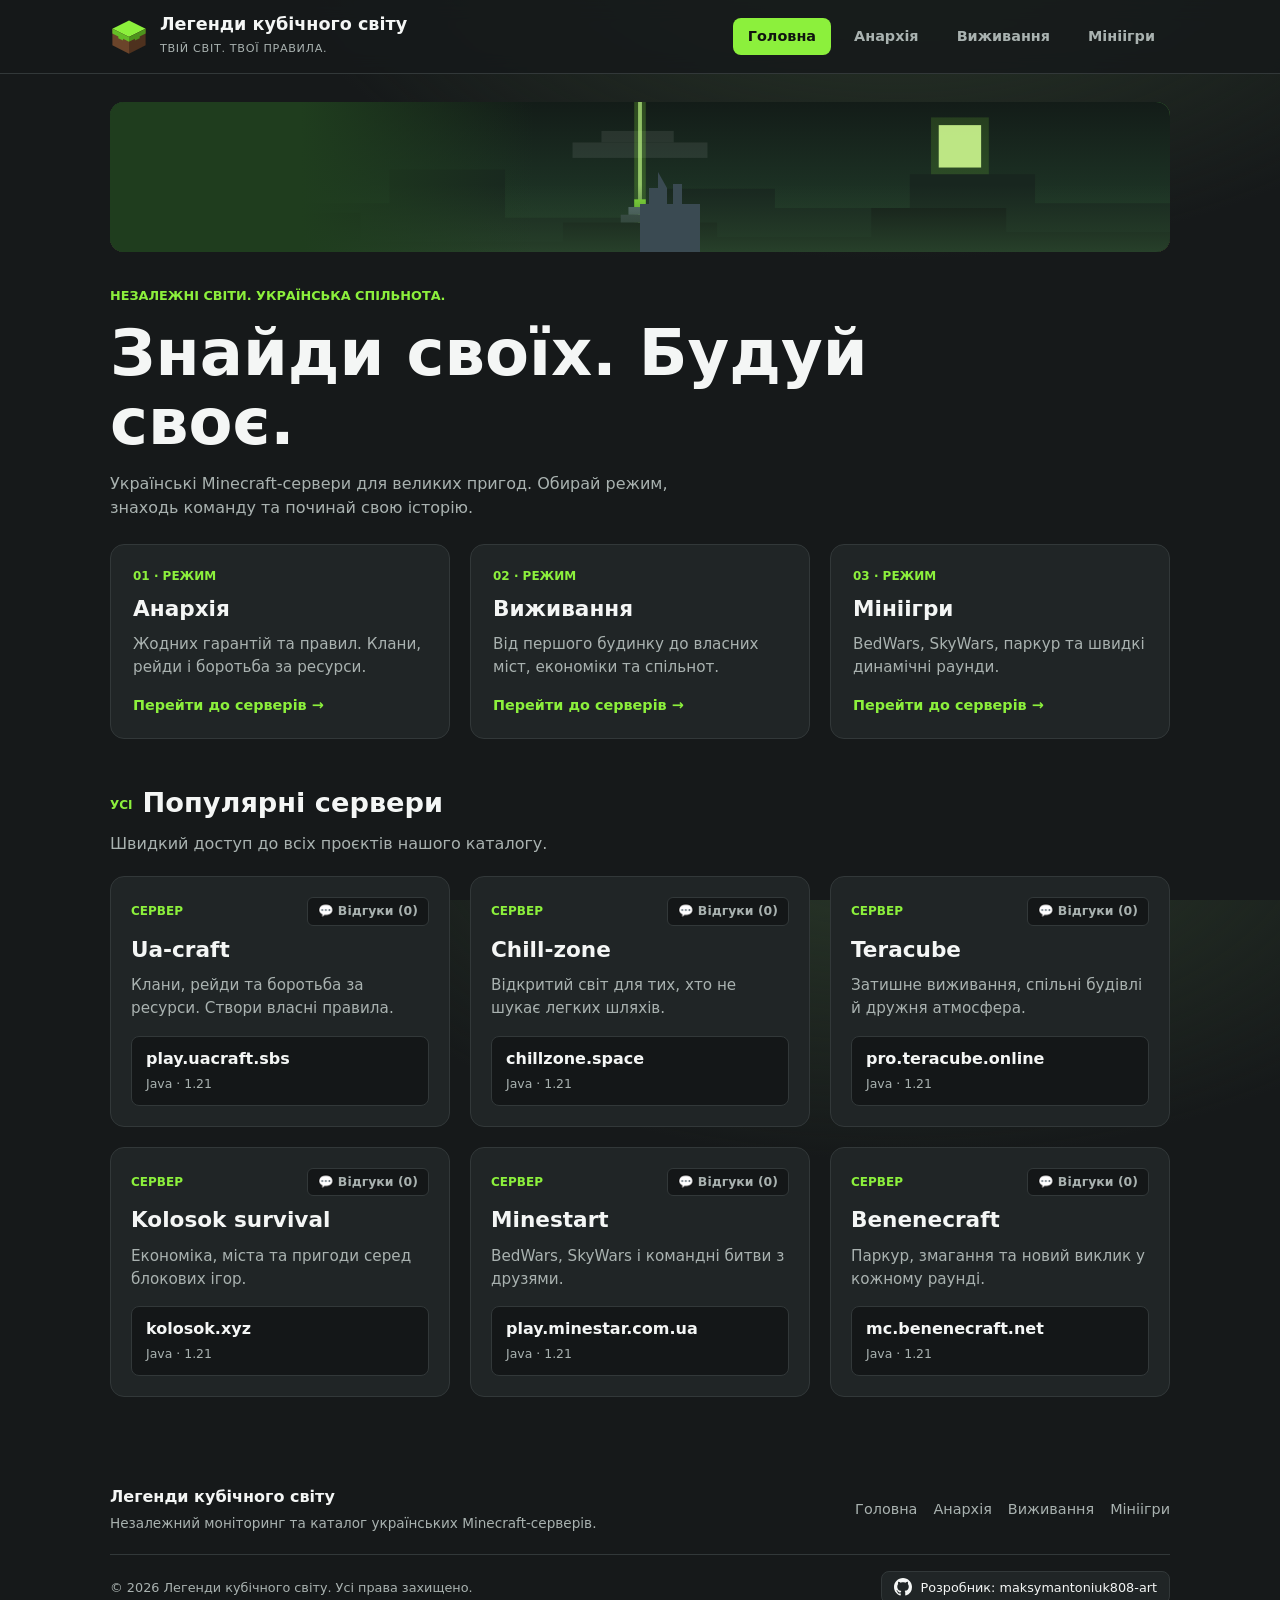
<file: index.html>
<!DOCTYPE html>
<html lang="uk">
<head>
  <meta charset="utf-8">
  <meta name="viewport" content="width=device-width, initial-scale=1">
  <title>Легенди кубічного світу — Українські Minecraft-сервери</title>
  <link rel="stylesheet" href="style.css">
</head>
<body>
  <header id="site-header"></header>

  <main class="wrap">
    <div class="banner" role="img" aria-label="Воксельний пейзаж Minecraft">
      <svg viewBox="0 0 1100 180" preserveAspectRatio="xMidYMid slice" aria-hidden="true">
        <defs>
          <linearGradient id="sky" x1="0" y1="0" x2="0" y2="1">
            <stop offset="0%" stop-color="#131c18"/>
            <stop offset="60%" stop-color="#1e3526"/>
            <stop offset="100%" stop-color="#2c4e32"/>
          </linearGradient>
        </defs>
        <!-- Небо -->
        <rect width="1100" height="180" fill="url(#sky)"/>
        <!-- Квадратний місяць / сонце -->
        <rect x="860" y="24" width="44" height="44" fill="#d9f99d" opacity="0.9"/>
        <rect x="852" y="16" width="60" height="60" fill="#8cf03c" opacity="0.15"/>
        <!-- Кубічні хмари -->
        <g fill="#ffffff" opacity="0.08">
          <rect x="90" y="32" width="110" height="16"/>
          <rect x="115" y="22" width="60" height="10"/>
          <rect x="480" y="42" width="140" height="16"/>
          <rect x="510" y="30" width="75" height="12"/>
        </g>
        <!-- Дальні кубічні гори -->
        <polygon points="0,180 0,115 90,115 90,85 180,85 180,105 290,105 290,70 410,70 410,120 560,120 560,90 690,90 690,110 830,110 830,75 960,75 960,105 1100,105 1100,180" fill="#18261f"/>
        <!-- Ближній ландшафт із травою -->
        <polygon points="0,180 0,135 140,135 140,115 260,115 260,145 470,145 470,125 630,125 630,140 790,140 790,110 930,110 930,135 1100,135 1100,180" fill="#121816"/>
        <!-- Світловий промінь маяка (Beacon) -->
        <rect x="544" y="0" width="12" height="125" fill="#8cf03c" opacity="0.22"/>
        <rect x="548" y="0" width="4" height="125" fill="#c8ff8c" opacity="0.65"/>
        <!-- Піраміда маяка -->
        <rect x="530" y="117" width="40" height="8" fill="#465559"/>
        <rect x="538" y="109" width="24" height="8" fill="#64787d"/>
        <rect x="544" y="101" width="12" height="8" fill="#8cf03c"/>
      </svg>
    </div>

    <div class="hero">
      <div class="eyebrow">Незалежні світи. Українська спільнота.</div>
      <h1>Знайди своїх. Будуй своє.</h1>
      <p class="lead">Українські Minecraft-сервери для великих пригод. Обирай режим, знаходь команду та починай свою історію.</p>

      <div class="modes-grid">
        <a href="anarchy.html" class="mode-card">
          <div class="tag">01 · Режим</div>
          <h3>Анархія</h3>
          <p>Жодних гарантій та правил. Клани, рейди і боротьба за ресурси.</p>
          <span class="go">Перейти до серверів →</span>
        </a>
        <a href="survival.html" class="mode-card">
          <div class="tag">02 · Режим</div>
          <h3>Виживання</h3>
          <p>Від першого будинку до власних міст, економіки та спільнот.</p>
          <span class="go">Перейти до серверів →</span>
        </a>
        <a href="minigames.html" class="mode-card">
          <div class="tag">03 · Режим</div>
          <h3>Мініігри</h3>
          <p>BedWars, SkyWars, паркур та швидкі динамічні раунди.</p>
          <span class="go">Перейти до серверів →</span>
        </a>
      </div>
    </div>

    <section>
      <h2><small>УСІ</small>Популярні сервери</h2>
      <p class="sub">Швидкий доступ до всіх проєктів нашого каталогу.</p>
      <div class="grid" id="servers-grid" data-category="all"></div>
    </section>
  </main>

  <footer id="site-footer"></footer>

  <script src="js/servers.js"></script>
  <script src="js/app.js"></script>
</body>
</html>
</file>
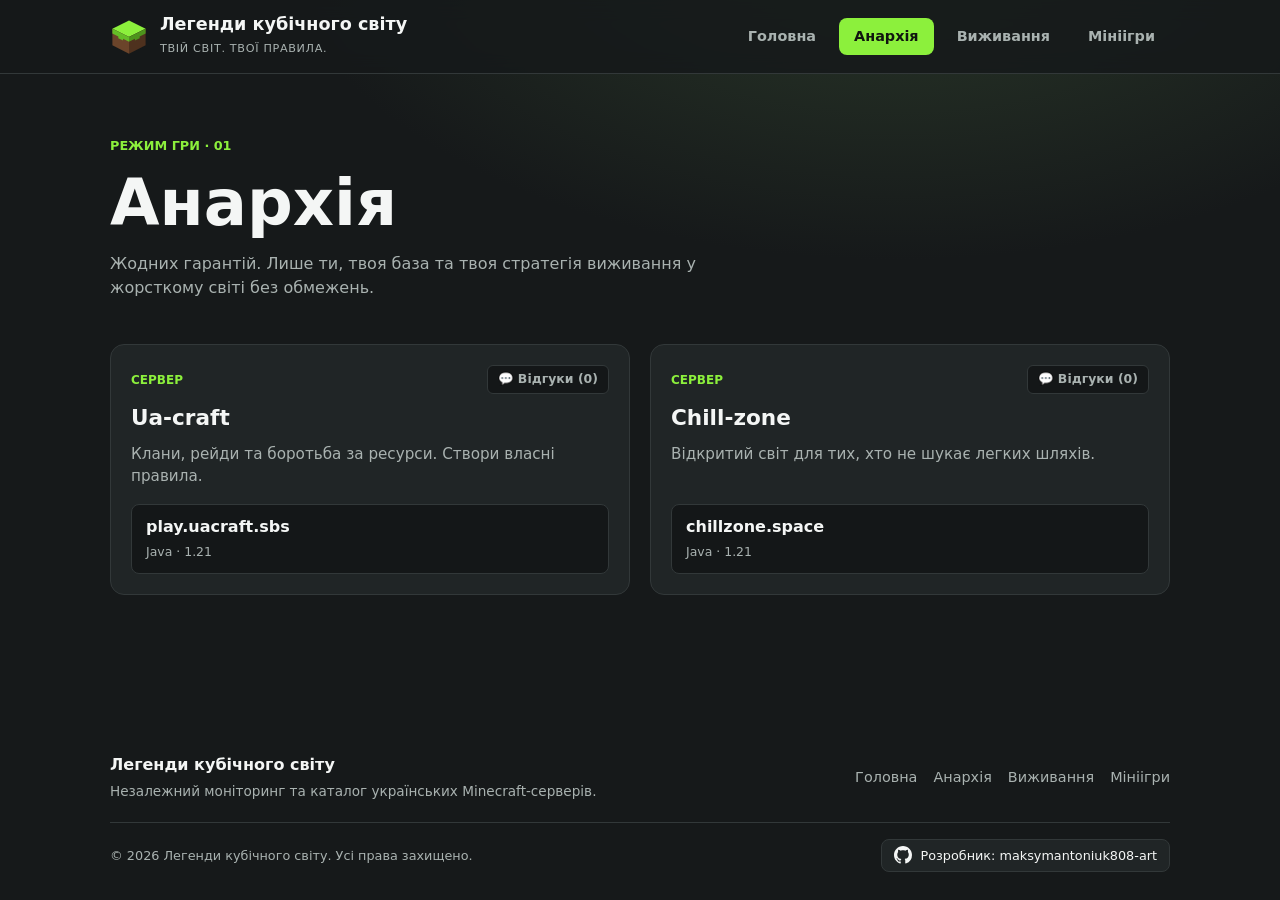
<file: anarchy.html>
<!DOCTYPE html>
<html lang="uk">
<head>
  <meta charset="utf-8">
  <meta name="viewport" content="width=device-width, initial-scale=1">
  <title>Анархія — Легенди кубічного світу</title>
  <link rel="stylesheet" href="style.css">
</head>
<body>
  <header id="site-header"></header>

  <main class="wrap">
    <div class="hero">
      <div class="eyebrow">Режим гри · 01</div>
      <h1>Анархія</h1>
      <p class="lead">Жодних гарантій. Лише ти, твоя база та твоя стратегія виживання у жорсткому світі без обмежень.</p>
    </div>

    <section>
      <div class="grid" id="servers-grid" data-category="anarchy"></div>
    </section>
  </main>

  <footer id="site-footer"></footer>

  <script src="js/servers.js"></script>
  <script src="js/app.js"></script>
</body>
</html>
</file>
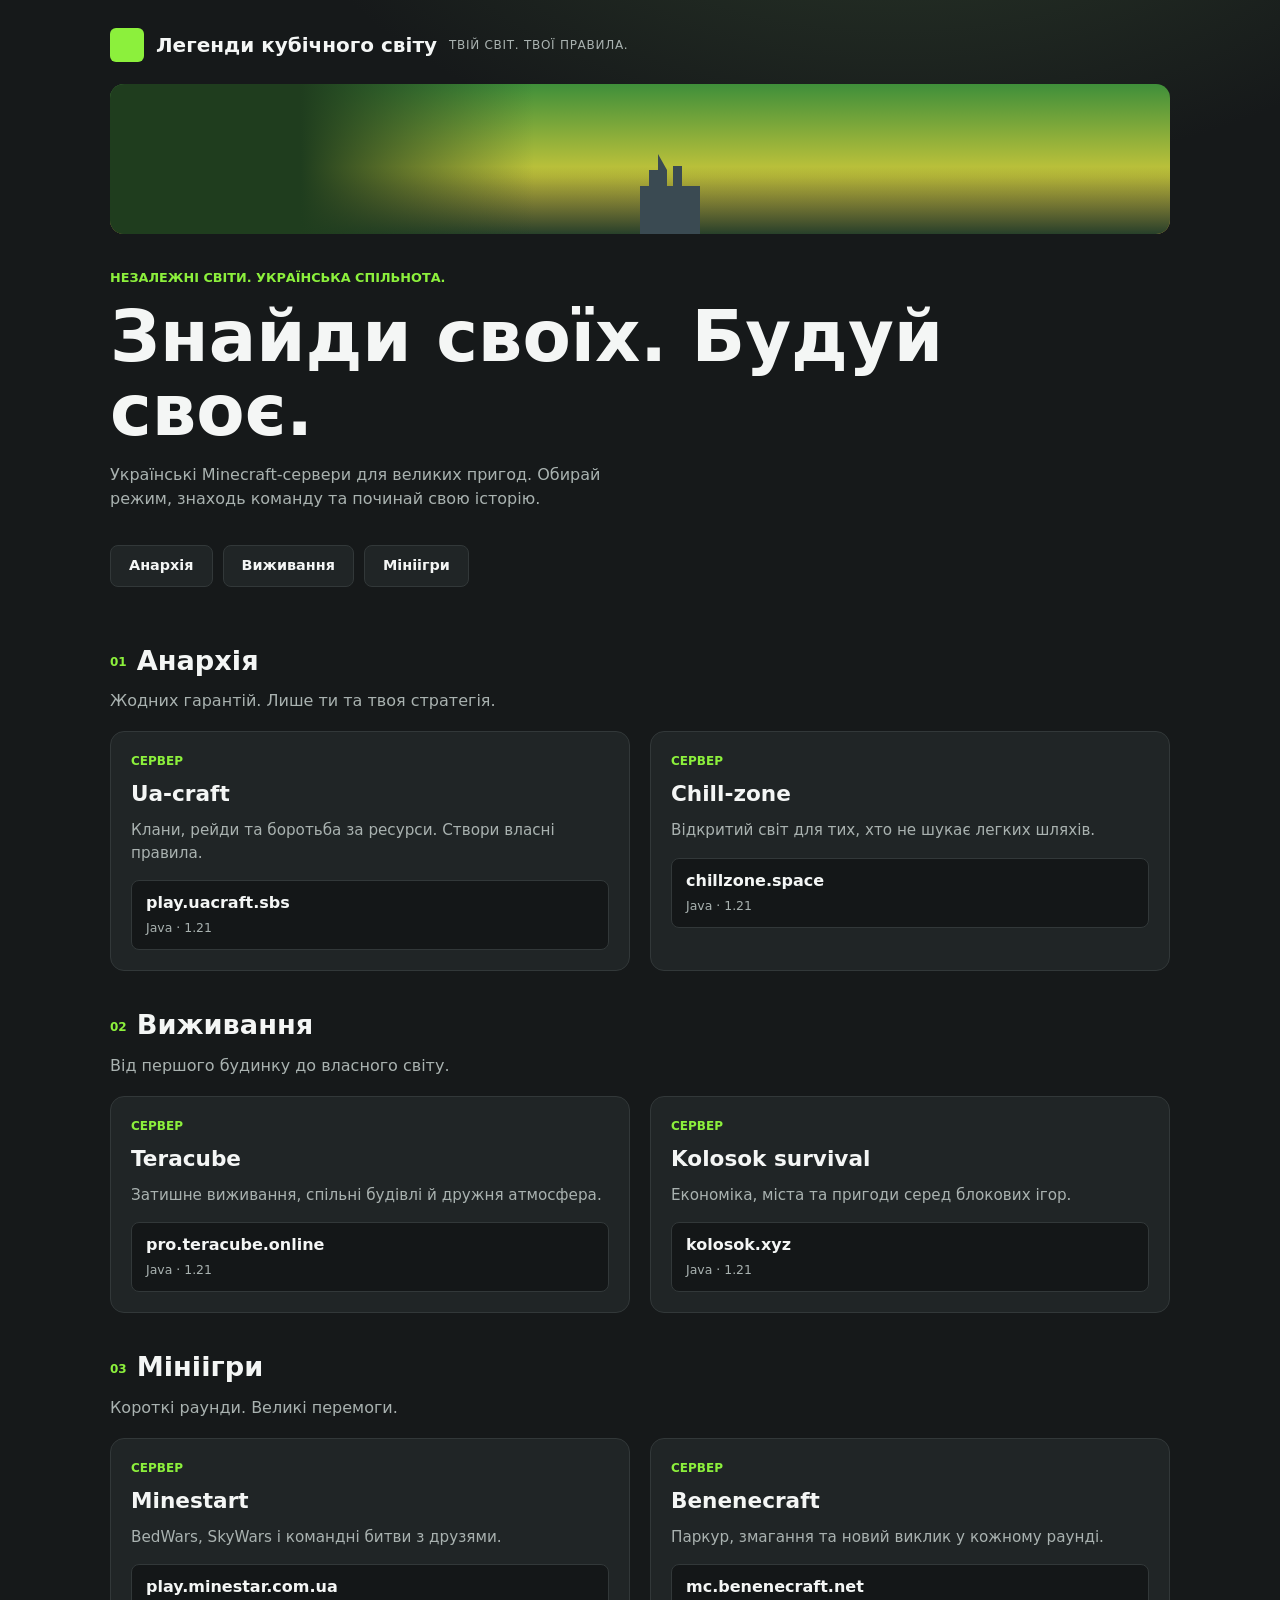
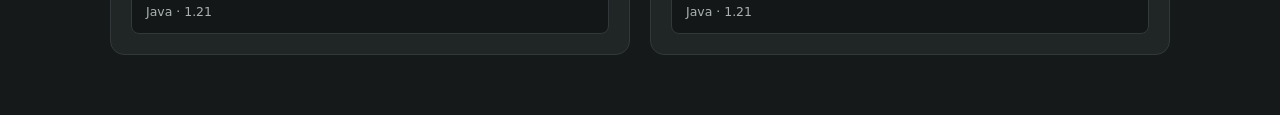
<file: index (1).html>
<!DOCTYPE html>
<html lang="uk">
<head>
<meta charset="utf-8">
<meta name="viewport" content="width=device-width, initial-scale=1">
<title>Легенди кубічного світу</title>
<style>
:root{--bg:#16191a;--card:#202526;--line:#323839;--text:#f4f6f5;--muted:#a9b2b0;--accent:#8cf03c;--ip:#141718}
*{box-sizing:border-box;margin:0}
body{background:radial-gradient(900px 500px at 70% -10%,#2b3a2a 0,transparent 70%),var(--bg);color:var(--text);font-family:"Segoe UI",system-ui,-apple-system,Roboto,Arial,sans-serif;line-height:1.5}
.wrap{max-width:1100px;margin:0 auto;padding:28px 20px 60px}
header{display:flex;align-items:center;gap:12px;flex-wrap:wrap}
.logo{width:34px;height:34px;border-radius:6px;background:var(--accent)}
header b{font-size:1.25rem}
header span{font-size:.75rem;letter-spacing:.06em;text-transform:uppercase;color:var(--muted)}
.banner{margin-top:22px;height:150px;border-radius:14px;overflow:hidden;position:relative;background:linear-gradient(180deg,#3f8f3a 0,#c8c63a 62%,#e9b341 100%)}
.banner::before{content:"";position:absolute;inset:0;background:linear-gradient(90deg,#1f3d1e 0,#1f3d1e 18%,transparent 40%),linear-gradient(0deg,#27402a 0,transparent 45%)}
.banner::after{content:"";position:absolute;left:50%;bottom:0;width:60px;height:80px;background:#3a4a52;clip-path:polygon(0 100%,0 40%,15% 40%,15% 20%,30% 20%,30% 0,45% 20%,45% 40%,55% 40%,55% 15%,70% 15%,70% 40%,100% 40%,100% 100%)}
.hero{padding:34px 0 10px}
.eyebrow{color:var(--accent);font-size:.8rem;font-weight:700;text-transform:uppercase}
h1{font-size:clamp(2.4rem,7vw,4.4rem);line-height:1.05;margin:14px 0;max-width:12em}
.lead{color:var(--muted);max-width:34em}
.chips{display:flex;gap:10px;flex-wrap:wrap;margin:34px 0 10px}
.chips a{color:var(--text);text-decoration:none;font-weight:600;font-size:.9rem;padding:9px 18px;background:var(--card);border:1px solid var(--line);border-radius:8px}
.chips a:hover,.chips a:focus-visible{border-color:var(--accent);outline:none}
section{padding-top:34px;scroll-margin-top:12px}
h2{font-size:1.7rem}
h2 small{font-size:.75rem;color:var(--accent);margin-right:10px;vertical-align:middle}
.sub{color:var(--muted);margin:8px 0 18px}
.grid{display:grid;grid-template-columns:repeat(auto-fit,minmax(300px,1fr));gap:20px}
.card{background:var(--card);border:1px solid var(--line);border-radius:14px;padding:20px}
.tag{color:var(--accent);font-size:.75rem;font-weight:700;text-transform:uppercase}
.card h3{font-size:1.35rem;margin:8px 0}
.card p{color:var(--muted);font-size:.95rem;margin-bottom:16px}
.ip{width:100%;text-align:left;background:var(--ip);border:1px solid var(--line);border-radius:8px;padding:10px 14px;color:var(--text);font:inherit;cursor:pointer}
.ip:hover,.ip:focus-visible{border-color:var(--accent);outline:none}
.ip b{display:block;font-weight:600}
.ip span{font-size:.78rem;color:var(--muted)}
footer{margin-top:40px;font-size:.8rem;color:var(--muted)}
</style>
</head>
<body>
<div class="wrap">
<header><div class="logo"></div><b>Легенди кубічного світу</b><span>Твій світ. Твої правила.</span></header>
<div class="banner" role="img" aria-label="Пейзаж із замком і горами"></div>

<div class="hero">
<div class="eyebrow">Незалежні світи. Українська спільнота.</div>
<h1>Знайди своїх. Будуй своє.</h1>
<p class="lead">Українські Minecraft-сервери для великих пригод. Обирай режим, знаходь команду та починай свою історію.</p>
<nav class="chips"><a href="#anarchy">Анархія</a><a href="#survival">Виживання</a><a href="#minigames">Мініігри</a></nav>
</div>

<section id="anarchy">
<h2><small>01</small>Анархія</h2>
<p class="sub">Жодних гарантій. Лише ти та твоя стратегія.</p>
<div class="grid">
<div class="card"><div class="tag">Сервер</div><h3>Ua-craft</h3><p>Клани, рейди та боротьба за ресурси. Створи власні правила.</p><button class="ip" data-ip="play.uacraft.sbs"><b>play.uacraft.sbs</b><span>Java · 1.21</span></button></div>
<div class="card"><div class="tag">Сервер</div><h3>Chill-zone</h3><p>Відкритий світ для тих, хто не шукає легких шляхів.</p><button class="ip" data-ip="chillzone.space"><b>chillzone.space</b><span>Java · 1.21</span></button></div>
</div>
</section>

<section id="survival">
<h2><small>02</small>Виживання</h2>
<p class="sub">Від першого будинку до власного світу.</p>
<div class="grid">
<div class="card"><div class="tag">Сервер</div><h3>Teracube</h3><p>Затишне виживання, спільні будівлі й дружня атмосфера.</p><button class="ip" data-ip="pro.teracube.online"><b>pro.teracube.online</b><span>Java · 1.21</span></button></div>
<div class="card"><div class="tag">Сервер</div><h3>Kolosok survival</h3><p>Економіка, міста та пригоди серед блокових ігор.</p><button class="ip" data-ip="kolosok.xyz"><b>kolosok.xyz</b><span>Java · 1.21</span></button></div>
</div>
</section>

<section id="minigames">
<h2><small>03</small>Мініігри</h2>
<p class="sub">Короткі раунди. Великі перемоги.</p>
<div class="grid">
<div class="card"><div class="tag">Сервер</div><h3>Minestart</h3><p>BedWars, SkyWars і командні битви з друзями.</p><button class="ip" data-ip="play.minestar.com.ua"><b>play.minestar.com.ua</b><span>Java · 1.21</span></button></div>
<div class="card"><div class="tag">Сервер</div><h3>Benenecraft</h3><p>Паркур, змагання та новий виклик у кожному раунді.</p><button class="ip" data-ip="mc.benenecraft.net"><b>mc.benenecraft.net</b><span>Java · 1.21</span></button></div>
</div>
</section>

</div>
<script>
document.querySelectorAll('.ip').forEach(function(btn){
  var label=btn.querySelector('span'),orig=label.textContent;
  btn.addEventListener('click',function(){
    try{navigator.clipboard.writeText(btn.dataset.ip);label.textContent='IP скопійовано';}
    catch(e){label.textContent='Скопіюй вручну: '+btn.dataset.ip;}
    setTimeout(function(){label.textContent=orig;},1500);
  });
});
</script>
</body>
</html>
</file>
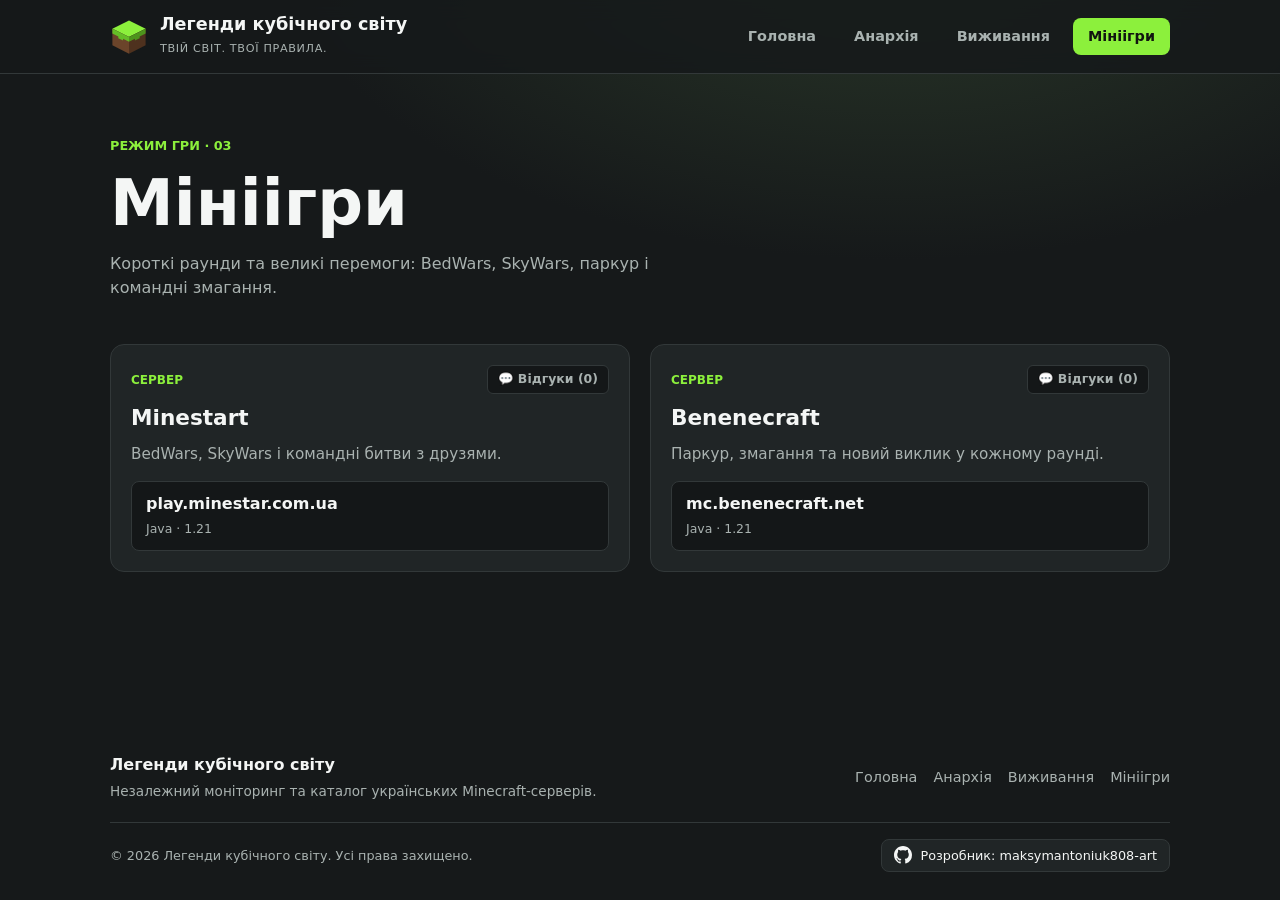
<file: minigames.html>
<!DOCTYPE html>
<html lang="uk">
<head>
  <meta charset="utf-8">
  <meta name="viewport" content="width=device-width, initial-scale=1">
  <title>Мініігри — Легенди кубічного світу</title>
  <link rel="stylesheet" href="style.css">
</head>
<body>
  <header id="site-header"></header>

  <main class="wrap">
    <div class="hero">
      <div class="eyebrow">Режим гри · 03</div>
      <h1>Мініігри</h1>
      <p class="lead">Короткі раунди та великі перемоги: BedWars, SkyWars, паркур і командні змагання.</p>
    </div>

    <section>
      <div class="grid" id="servers-grid" data-category="minigames"></div>
    </section>
  </main>

  <footer id="site-footer"></footer>

  <script src="js/servers.js"></script>
  <script src="js/app.js"></script>
</body>
</html>
</file>
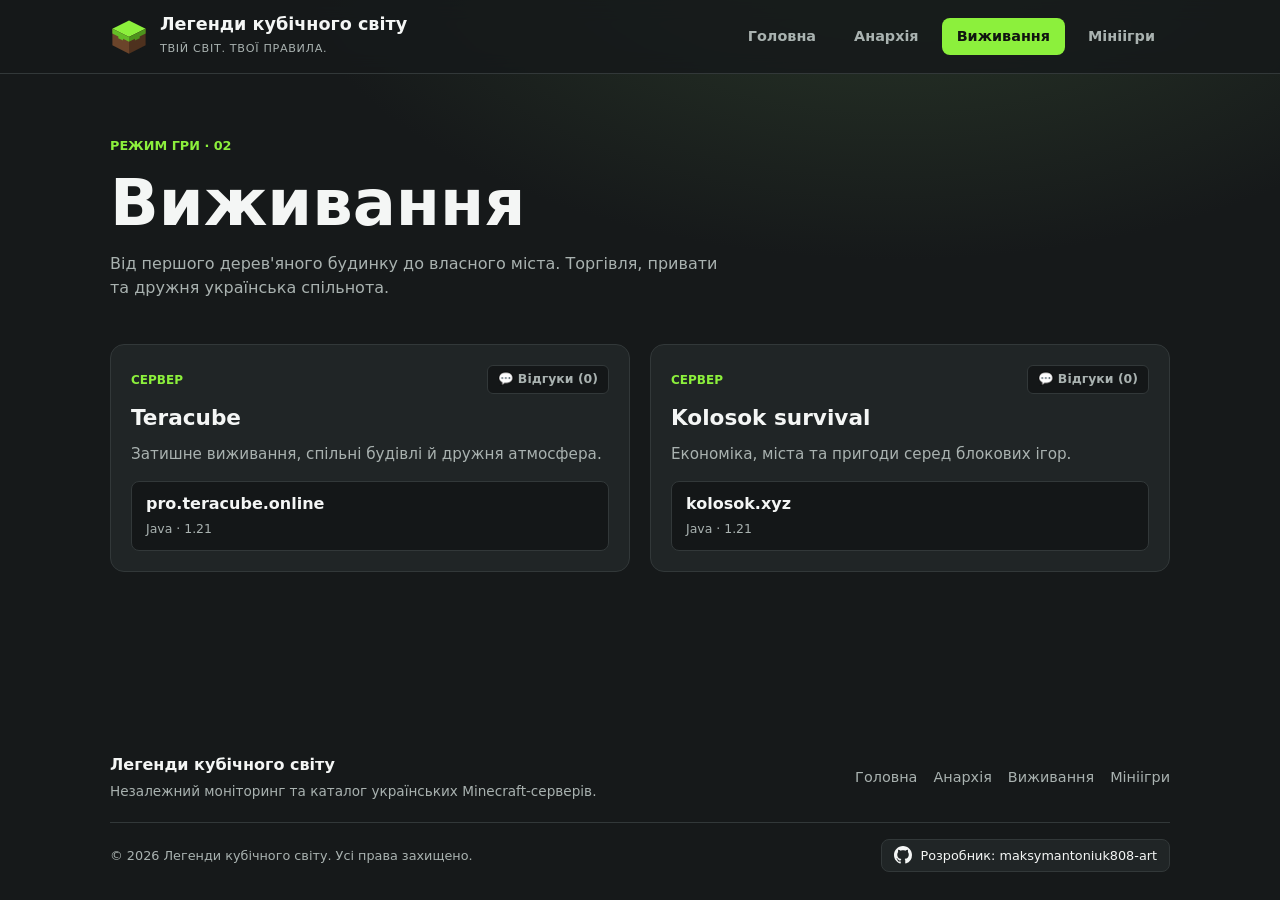
<file: survival.html>
<!DOCTYPE html>
<html lang="uk">
<head>
  <meta charset="utf-8">
  <meta name="viewport" content="width=device-width, initial-scale=1">
  <title>Виживання — Легенди кубічного світу</title>
  <link rel="stylesheet" href="style.css">
</head>
<body>
  <header id="site-header"></header>

  <main class="wrap">
    <div class="hero">
      <div class="eyebrow">Режим гри · 02</div>
      <h1>Виживання</h1>
      <p class="lead">Від першого дерев'яного будинку до власного міста. Торгівля, привати та дружня українська спільнота.</p>
    </div>

    <section>
      <div class="grid" id="servers-grid" data-category="survival"></div>
    </section>
  </main>

  <footer id="site-footer"></footer>

  <script src="js/servers.js"></script>
  <script src="js/app.js"></script>
</body>
</html>
</file>
<file: style.css>
:root {
  --bg: #16191a;
  --card: #202526;
  --line: #323839;
  --text: #f4f6f5;
  --muted: #a9b2b0;
  --accent: #8cf03c;
  --ip: #141718;
}

* {
  box-sizing: border-box;
  margin: 0;
}

html, body {
  height: 100%;
}

body {
  display: flex;
  flex-direction: column;
  background: radial-gradient(900px 500px at 70% -10%, #2b3a2a 0, transparent 70%), var(--bg);
  color: var(--text);
  font-family: "Segoe UI", system-ui, -apple-system, Roboto, Arial, sans-serif;
  line-height: 1.5;
}

/* Закріплена шапка */
#site-header {
  position: sticky;
  top: 0;
  z-index: 100;
  background: rgba(22, 25, 26, 0.85);
  backdrop-filter: blur(10px);
  border-bottom: 1px solid var(--line);
}

.header-inner {
  max-width: 1100px;
  margin: 0 auto;
  padding: 14px 20px;
  display: flex;
  align-items: center;
  justify-content: space-between;
  gap: 16px;
  flex-wrap: wrap;
}

.brand {
  display: flex;
  align-items: center;
  gap: 12px;
  text-decoration: none;
  color: var(--text);
}

.logo {
  width: 34px;
  height: 34px;
  border-radius: 6px;
  background: var(--accent);
  flex-shrink: 0;
}

.brand b {
  display: block;
  font-size: 1.1rem;
  line-height: 1.2;
}

.brand span {
  font-size: 0.7rem;
  letter-spacing: 0.06em;
  text-transform: uppercase;
  color: var(--muted);
}

.main-nav {
  display: flex;
  gap: 8px;
  flex-wrap: wrap;
}

.main-nav a {
  color: var(--muted);
  text-decoration: none;
  font-weight: 600;
  font-size: 0.9rem;
  padding: 7px 14px;
  border-radius: 8px;
  border: 1px solid transparent;
  transition: 0.2s;
}

.main-nav a:hover {
  color: var(--text);
  background: var(--card);
}

.main-nav a.active {
  color: #111510;
  background: var(--accent);
}

/* Основний контент */
.wrap {
  width: 100%;
  max-width: 1100px;
  margin: 0 auto;
  padding: 28px 20px 60px;
  flex: 1;
}

.banner {
  height: 150px;
  border-radius: 14px;
  overflow: hidden;
  position: relative;
  background: linear-gradient(180deg, #3f8f3a 0, #c8c63a 62%, #e9b341 100%);
}

.banner::before {
  content: "";
  position: absolute;
  inset: 0;
  background: linear-gradient(90deg, #1f3d1e 0, #1f3d1e 18%, transparent 40%),
              linear-gradient(0deg, #27402a 0, transparent 45%);
}

.banner::after {
  content: "";
  position: absolute;
  left: 50%;
  bottom: 0;
  width: 60px;
  height: 80px;
  background: #3a4a52;
  clip-path: polygon(0 100%, 0 40%, 15% 40%, 15% 20%, 30% 20%, 30% 0, 45% 20%, 45% 40%, 55% 40%, 55% 15%, 70% 15%, 70% 40%, 100% 40%, 100% 100%);
}

.hero {
  padding: 34px 0 20px;
}

.eyebrow {
  color: var(--accent);
  font-size: 0.8rem;
  font-weight: 700;
  text-transform: uppercase;
}

h1 {
  font-size: clamp(2.2rem, 6vw, 4rem);
  line-height: 1.08;
  margin: 14px 0;
  max-width: 14em;
}

.lead {
  color: var(--muted);
  max-width: 38em;
}

/* Картки розділів на головній */
.modes-grid {
  display: grid;
  grid-template-columns: repeat(auto-fit, minmax(280px, 1fr));
  gap: 20px;
  margin-top: 24px;
}

.mode-card {
  display: flex;
  flex-direction: column;
  background: var(--card);
  border: 1px solid var(--line);
  border-radius: 14px;
  padding: 22px;
  text-decoration: none;
  color: var(--text);
  transition: border-color 0.2s, transform 0.2s;
}

.mode-card:hover {
  border-color: var(--accent);
  transform: translateY(-3px);
}

.mode-card h3 {
  font-size: 1.35rem;
  margin: 8px 0;
}

.mode-card p {
  color: var(--muted);
  font-size: 0.95rem;
  margin-bottom: 16px;
  flex: 1;
}

.mode-card .go {
  color: var(--accent);
  font-weight: 600;
  font-size: 0.9rem;
}

/* Сітка серверів */
section {
  padding-top: 24px;
}

h2 {
  font-size: 1.7rem;
}

h2 small {
  font-size: 0.75rem;
  color: var(--accent);
  margin-right: 10px;
  vertical-align: middle;
}

.sub {
  color: var(--muted);
  margin: 8px 0 20px;
}

.grid {
  display: grid;
  grid-template-columns: repeat(auto-fit, minmax(300px, 1fr));
  gap: 20px;
}

.card {
  background: var(--card);
  border: 1px solid var(--line);
  border-radius: 14px;
  padding: 20px;
  display: flex;
  flex-direction: column;
  transition: border-color 0.2s, transform 0.2s;
}

.card:hover {
  border-color: #465052;
  transform: translateY(-2px);
}

.tag {
  color: var(--accent);
  font-size: 0.75rem;
  font-weight: 700;
  text-transform: uppercase;
}

.card h3 {
  font-size: 1.35rem;
  margin: 8px 0;
}

.card p {
  color: var(--muted);
  font-size: 0.95rem;
  margin-bottom: 16px;
  flex-grow: 1;
}

.ip {
  width: 100%;
  text-align: left;
  background: var(--ip);
  border: 1px solid var(--line);
  border-radius: 8px;
  padding: 10px 14px;
  color: var(--text);
  font: inherit;
  cursor: pointer;
  transition: border-color 0.2s, background-color 0.2s;
}

.ip:hover, .ip:focus-visible {
  border-color: var(--accent);
  outline: none;
}

.ip.copied {
  border-color: var(--accent);
  background: rgba(140, 240, 60, 0.12);
}

.ip b {
  display: block;
  font-weight: 600;
}

.ip span {
  font-size: 0.78rem;
  color: var(--muted);
}

/* Підвал сайту */
.footer-bottom {
  width: 100%;
  border-top: 1px solid var(--line);
  padding-top: 16px;
  display: flex;
  justify-content: space-between;
  align-items: center;
  gap: 14px;
  flex-wrap: wrap;
  font-size: 0.8rem;
  color: var(--muted);
}

.dev-github {
  display: inline-flex;
  align-items: center;
  gap: 8px;
  color: var(--text);
  text-decoration: none;
  background: var(--card);
  border: 1px solid var(--line);
  padding: 6px 12px;
  border-radius: 8px;
  font-weight: 500;
  transition: border-color 0.2s, color 0.2s;
}

.dev-github:hover,
.dev-github:focus-visible {
  border-color: var(--accent);
  color: var(--accent);
  outline: none;
}
.footer-inner {
  max-width: 1100px;
  margin: 0 auto;
  padding: 28px 20px;
  display: flex;
  justify-content: space-between;
  align-items: center;
  gap: 20px;
  flex-wrap: wrap;
}

.footer-inner b {
  display: block;
  margin-bottom: 4px;
}

.footer-inner p {
  color: var(--muted);
  font-size: 0.85rem;
}

.footer-links {
  display: flex;
  gap: 16px;
  flex-wrap: wrap;
}

.footer-links a {
  color: var(--muted);
  text-decoration: none;
  font-size: 0.9rem;
}

.footer-links a:hover {
  color: var(--accent);
}

.footer-copy {
  width: 100%;
  border-top: 1px solid var(--line);
  padding-top: 16px;
  font-size: 0.8rem;
  color: var(--muted);
}

/* Верхній рядок картки з кнопкою відгуків */
.card-top {
  display: flex;
  justify-content: space-between;
  align-items: center;
  gap: 8px;
}

.reviews-btn {
  background: var(--ip);
  border: 1px solid var(--line);
  color: var(--muted);
  font: inherit;
  font-size: 0.78rem;
  font-weight: 600;
  padding: 4px 10px;
  border-radius: 6px;
  cursor: pointer;
  transition: border-color 0.2s, color 0.2s;
}

.reviews-btn:hover {
  border-color: var(--accent);
  color: var(--accent);
}

/* Модальне вікно відгуків */
.modal-backdrop {
  position: fixed;
  inset: 0;
  z-index: 200;
  background: rgba(10, 12, 13, 0.78);
  backdrop-filter: blur(6px);
  display: flex;
  align-items: center;
  justify-content: center;
  padding: 16px;
}

.modal-backdrop[hidden] {
  display: none;
}

.modal-box {
  width: 100%;
  max-width: 520px;
  max-height: 90vh;
  background: var(--card);
  border: 1px solid var(--line);
  border-radius: 14px;
  padding: 22px;
  display: flex;
  flex-direction: column;
  gap: 16px;
  box-shadow: 0 20px 50px rgba(0, 0, 0, 0.5);
}

.modal-head {
  display: flex;
  justify-content: space-between;
  align-items: flex-start;
  border-bottom: 1px solid var(--line);
  padding-bottom: 12px;
}

.modal-head h3 {
  font-size: 1.4rem;
  margin-top: 2px;
}

.modal-close {
  background: var(--ip);
  border: 1px solid var(--line);
  color: var(--muted);
  width: 32px;
  height: 32px;
  border-radius: 8px;
  cursor: pointer;
  font-size: 1rem;
}

.modal-close:hover {
  border-color: var(--accent);
  color: var(--text);
}

/* Список відгуків */
.reviews-list {
  display: flex;
  flex-direction: column;
  gap: 10px;
  overflow-y: auto;
  max-height: 260px;
  padding-right: 4px;
}

.empty-reviews {
  color: var(--muted);
  font-size: 0.9rem;
  text-align: center;
  padding: 20px 0;
}

.review-item {
  background: var(--ip);
  border: 1px solid var(--line);
  border-radius: 10px;
  padding: 12px 14px;
}

.review-meta {
  display: flex;
  justify-content: space-between;
  align-items: center;
  gap: 8px;
  margin-bottom: 6px;
}

.review-meta b {
  font-size: 0.95rem;
  margin-right: 8px;
}

.stars {
  color: var(--accent);
  font-size: 0.85rem;
  letter-spacing: 1px;
}

.review-right {
  display: flex;
  align-items: center;
  gap: 8px;
  color: var(--muted);
  font-size: 0.75rem;
}

.del-rev {
  background: transparent;
  border: none;
  color: var(--muted);
  cursor: pointer;
  font-size: 0.85rem;
  padding: 2px 5px;
  border-radius: 4px;
}

.del-rev:hover {
  color: #ff6b6b;
  background: rgba(255, 107, 107, 0.12);
}

.review-item p {
  color: var(--text);
  font-size: 0.9rem;
  margin: 0;
  word-break: break-word;
}

/* Форма відгуку */
.review-form {
  display: flex;
  flex-direction: column;
  gap: 10px;
  border-top: 1px solid var(--line);
  padding-top: 14px;
}

.form-row {
  display: flex;
  gap: 10px;
}

.review-form input,
.review-form select,
.review-form textarea {
  background: var(--ip);
  border: 1px solid var(--line);
  border-radius: 8px;
  padding: 10px 12px;
  color: var(--text);
  font: inherit;
  font-size: 0.9rem;
}

.review-form input {
  flex: 1;
}

.review-form input:focus,
.review-form select:focus,
.review-form textarea:focus {
  border-color: var(--accent);
  outline: none;
}

.form-error {
  color: #ff6b6b;
  font-size: 0.82rem;
  min-height: 1.1em;
}

.submit-btn {
  background: var(--accent);
  color: #111510;
  border: none;
  border-radius: 8px;
  padding: 11px 16px;
  font: inherit;
  font-weight: 700;
  cursor: pointer;
  box-shadow: inset 0 -3px 0 rgba(0, 0, 0, 0.25);
  transition: transform 0.1s, filter 0.2s;
}

.submit-btn:hover {
  filter: brightness(1.06);
}

.submit-btn:active {
  transform: translateY(2px);
  box-shadow: none;
}
</file>
